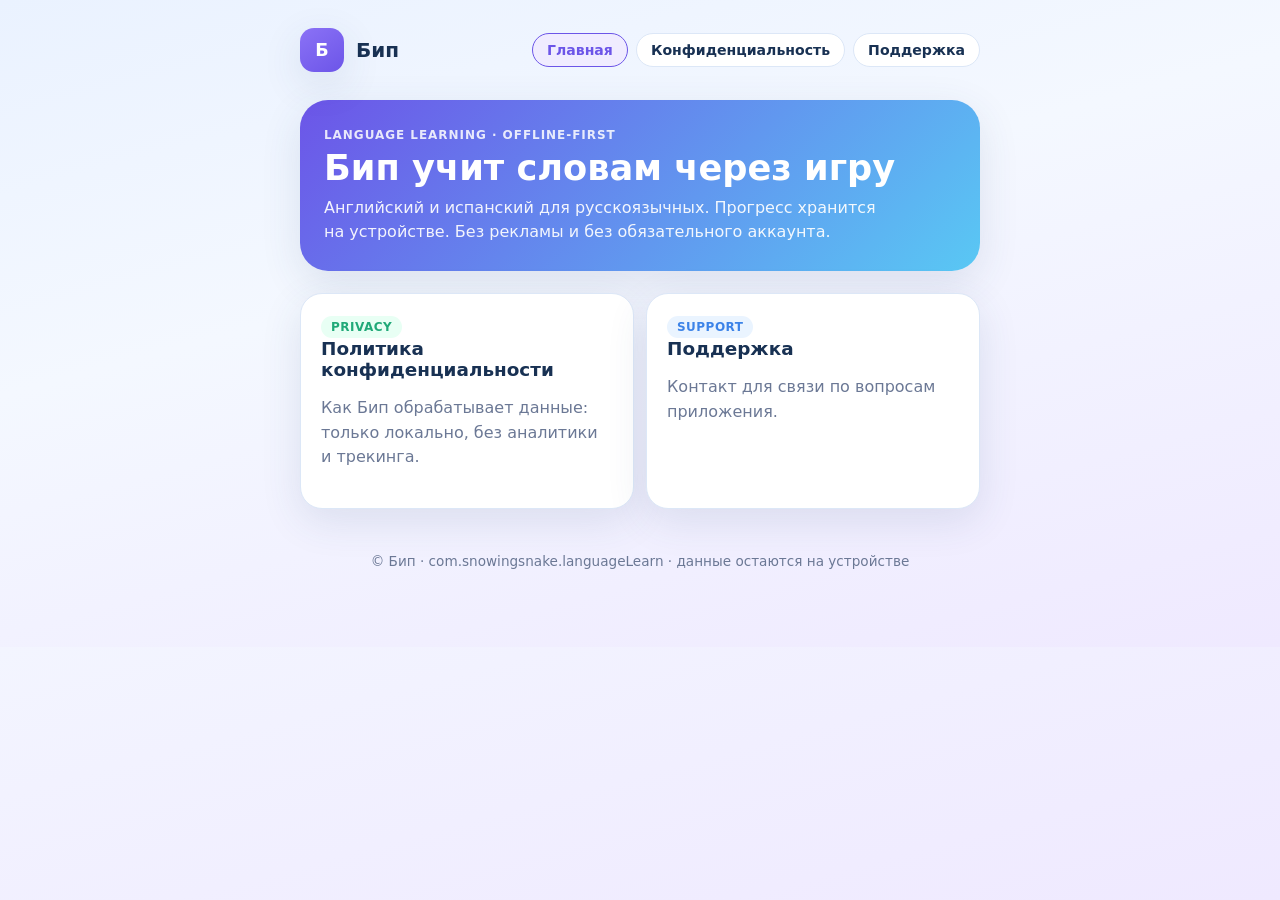
<file: index.html>
<!DOCTYPE html>
<html lang="ru">
<head>
  <meta charset="utf-8" />
  <meta name="viewport" content="width=device-width, initial-scale=1" />
  <title>Бип — приложение для изучения слов</title>
  <meta name="description" content="Политика конфиденциальности и поддержка приложения Бип." />
  <link rel="stylesheet" href="styles.css" />
</head>
<body>
  <div class="wrap">
    <nav class="nav">
      <a class="brand" href="index.html"><span class="logo">Б</span> Бип</a>
      <div class="links">
        <a class="active" href="index.html">Главная</a>
        <a href="privacy.html">Конфиденциальность</a>
        <a href="support.html">Поддержка</a>
      </div>
    </nav>

    <header class="hero">
      <div class="eyebrow">Language learning · offline-first</div>
      <h1>Бип учит словам через игру</h1>
      <p>Английский и испанский для русскоязычных. Прогресс хранится на устройстве. Без рекламы и без обязательного аккаунта.</p>
    </header>

    <div class="grid two">
      <a class="card" href="privacy.html" style="text-decoration:none;color:inherit">
        <span class="badge">PRIVACY</span>
        <h2>Политика конфиденциальности</h2>
        <p>Как Бип обрабатывает данные: только локально, без аналитики и трекинга.</p>
      </a>
      <a class="card" href="support.html" style="text-decoration:none;color:inherit">
        <span class="badge" style="background:#eaf4ff;color:#3c83e8">SUPPORT</span>
        <h2>Поддержка</h2>
        <p>Контакт для связи по вопросам приложения.</p>
      </a>
    </div>

    <p class="footer">© Бип · com.snowingsnake.languageLearn · данные остаются на устройстве</p>
  </div>
</body>
</html>
</file>
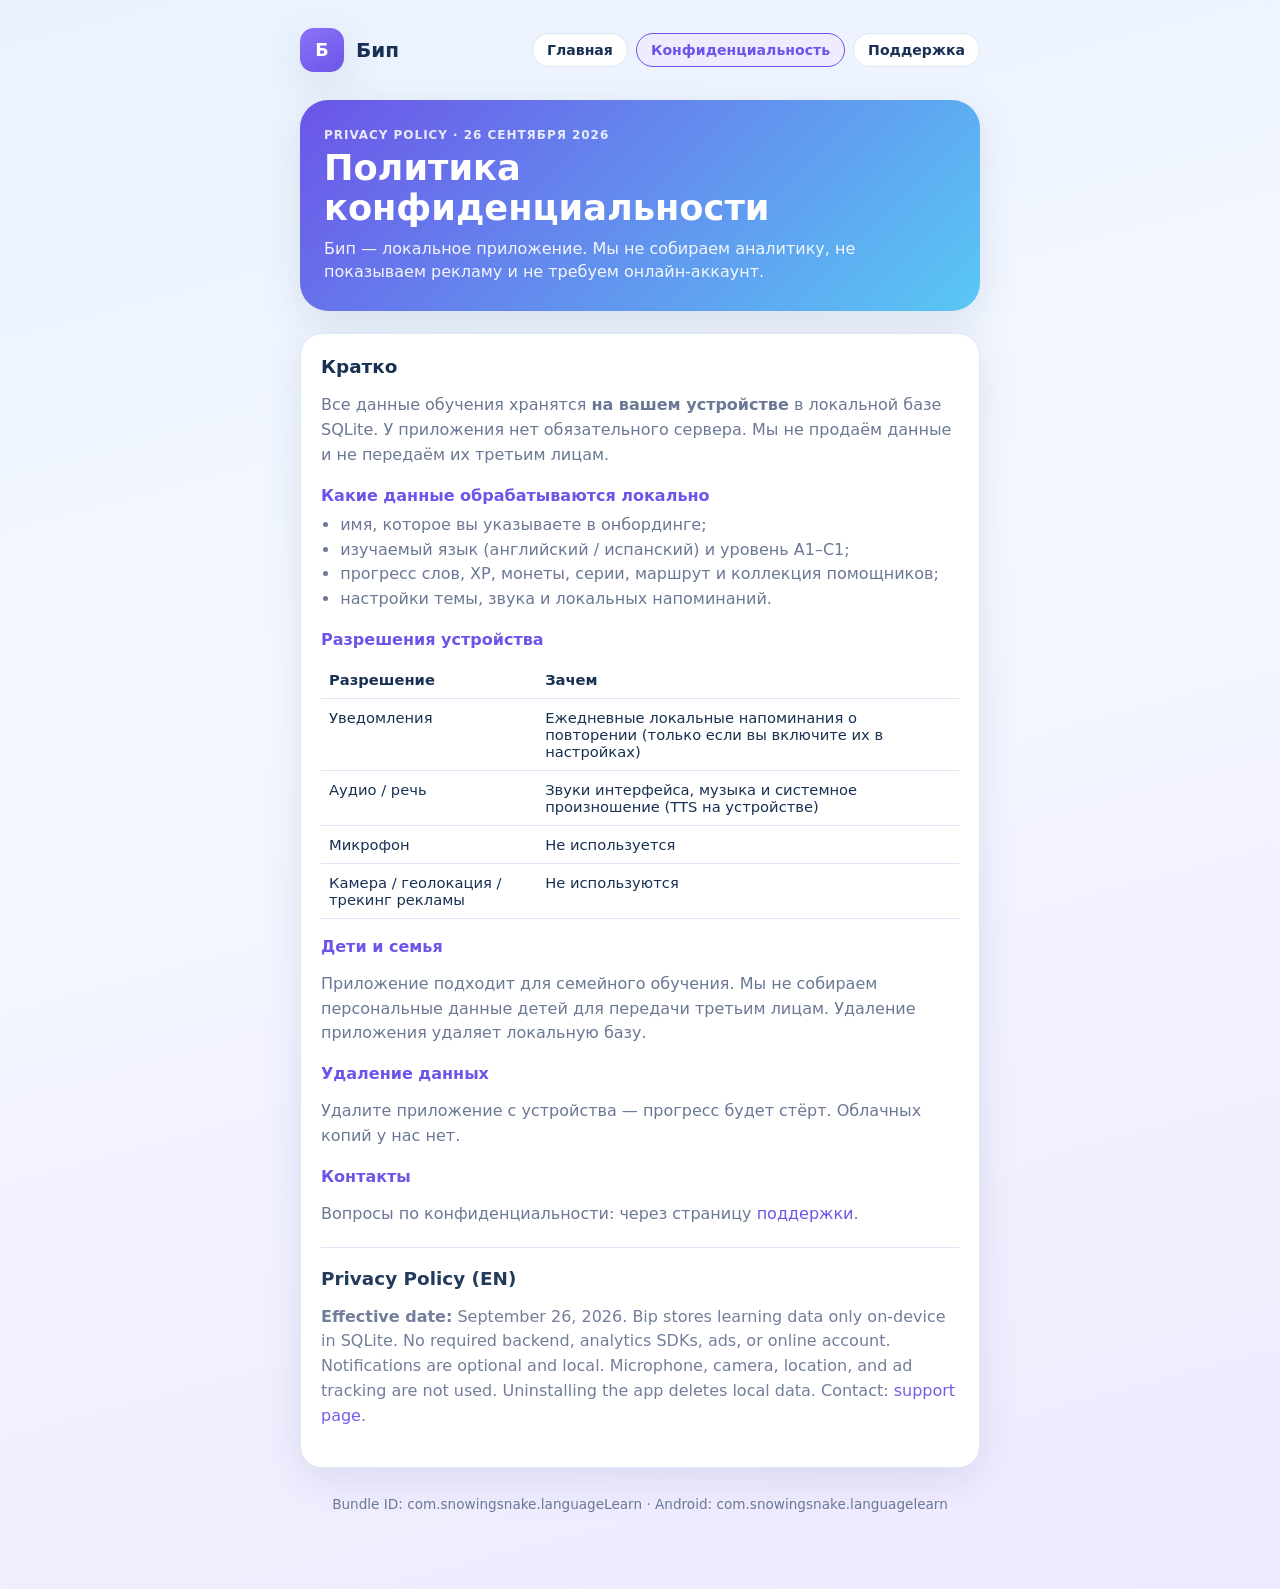
<file: privacy.html>
<!DOCTYPE html>
<html lang="ru">
<head>
  <meta charset="utf-8" />
  <meta name="viewport" content="width=device-width, initial-scale=1" />
  <title>Политика конфиденциальности — Бип</title>
  <meta name="description" content="Политика конфиденциальности приложения Бип. Данные хранятся локально на устройстве." />
  <link rel="stylesheet" href="styles.css" />
</head>
<body>
  <div class="wrap">
    <nav class="nav">
      <a class="brand" href="index.html"><span class="logo">Б</span> Бип</a>
      <div class="links">
        <a href="index.html">Главная</a>
        <a class="active" href="privacy.html">Конфиденциальность</a>
        <a href="support.html">Поддержка</a>
      </div>
    </nav>

    <header class="hero">
      <div class="eyebrow">Privacy Policy · 26 сентября 2026</div>
      <h1>Политика конфиденциальности</h1>
      <p>Бип — локальное приложение. Мы не собираем аналитику, не показываем рекламу и не требуем онлайн-аккаунт.</p>
    </header>

    <article class="card">
      <h2>Кратко</h2>
      <p>Все данные обучения хранятся <strong>на вашем устройстве</strong> в локальной базе SQLite. У приложения нет обязательного сервера. Мы не продаём данные и не передаём их третьим лицам.</p>

      <h3>Какие данные обрабатываются локально</h3>
      <ul>
        <li>имя, которое вы указываете в онбординге;</li>
        <li>изучаемый язык (английский / испанский) и уровень A1–C1;</li>
        <li>прогресс слов, XP, монеты, серии, маршрут и коллекция помощников;</li>
        <li>настройки темы, звука и локальных напоминаний.</li>
      </ul>

      <h3>Разрешения устройства</h3>
      <table>
        <thead><tr><th>Разрешение</th><th>Зачем</th></tr></thead>
        <tbody>
          <tr><td>Уведомления</td><td>Ежедневные локальные напоминания о повторении (только если вы включите их в настройках)</td></tr>
          <tr><td>Аудио / речь</td><td>Звуки интерфейса, музыка и системное произношение (TTS на устройстве)</td></tr>
          <tr><td>Микрофон</td><td>Не используется</td></tr>
          <tr><td>Камера / геолокация / трекинг рекламы</td><td>Не используются</td></tr>
        </tbody>
      </table>

      <h3>Дети и семья</h3>
      <p>Приложение подходит для семейного обучения. Мы не собираем персональные данные детей для передачи третьим лицам. Удаление приложения удаляет локальную базу.</p>

      <h3>Удаление данных</h3>
      <p>Удалите приложение с устройства — прогресс будет стёрт. Облачных копий у нас нет.</p>

      <h3>Контакты</h3>
      <p>Вопросы по конфиденциальности: через страницу <a href="support.html">поддержки</a>.</p>

      <div class="divider"></div>
      <h2 class="en">Privacy Policy (EN)</h2>
      <p class="en"><strong>Effective date:</strong> September 26, 2026. Bip stores learning data only on-device in SQLite. No required backend, analytics SDKs, ads, or online account. Notifications are optional and local. Microphone, camera, location, and ad tracking are not used. Uninstalling the app deletes local data. Contact: <a href="support.html">support page</a>.</p>
    </article>

    <p class="footer">Bundle ID: com.snowingsnake.languageLearn · Android: com.snowingsnake.languagelearn</p>
  </div>
</body>
</html>
</file>
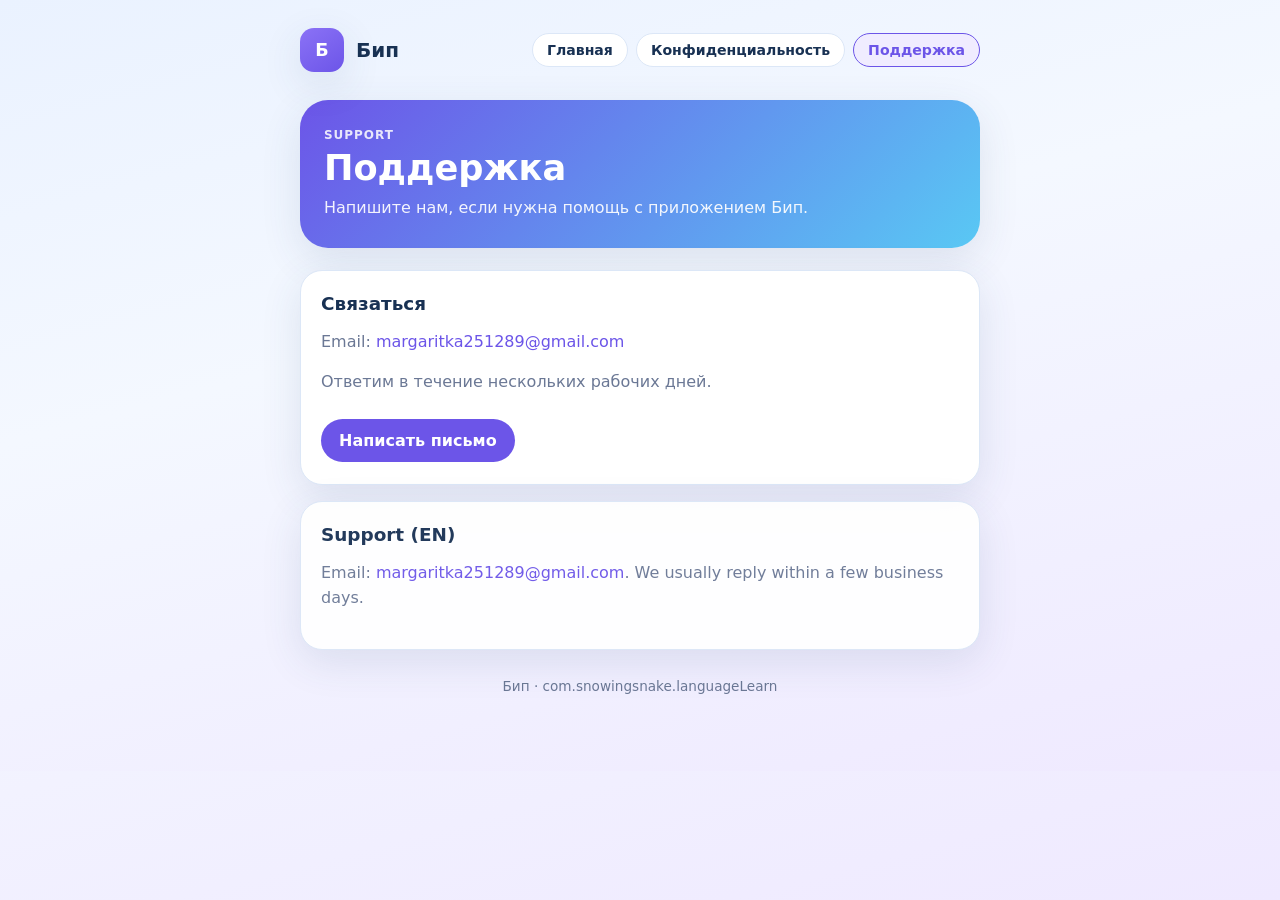
<file: support.html>
<!DOCTYPE html>
<html lang="ru">
<head>
  <meta charset="utf-8" />
  <meta name="viewport" content="width=device-width, initial-scale=1" />
  <title>Поддержка — Бип</title>
  <meta name="description" content="Поддержка приложения Бип: контакт для связи." />
  <link rel="stylesheet" href="styles.css" />
</head>
<body>
  <div class="wrap">
    <nav class="nav">
      <a class="brand" href="index.html"><span class="logo">Б</span> Бип</a>
      <div class="links">
        <a href="index.html">Главная</a>
        <a href="privacy.html">Конфиденциальность</a>
        <a class="active" href="support.html">Поддержка</a>
      </div>
    </nav>

    <header class="hero">
      <div class="eyebrow">Support</div>
      <h1>Поддержка</h1>
      <p>Напишите нам, если нужна помощь с приложением Бип.</p>
    </header>

    <article class="card">
      <h2>Связаться</h2>
      <p>Email: <a href="mailto:margaritka251289@gmail.com">margaritka251289@gmail.com</a></p>
      <p>Ответим в течение нескольких рабочих дней.</p>
      <a class="cta" href="mailto:margaritka251289@gmail.com">Написать письмо</a>
    </article>

    <article class="card en">
      <h2>Support (EN)</h2>
      <p>Email: <a href="mailto:margaritka251289@gmail.com">margaritka251289@gmail.com</a>. We usually reply within a few business days.</p>
    </article>

    <p class="footer">Бип · com.snowingsnake.languageLearn</p>
  </div>
</body>
</html>
</file>
<file: styles.css>
:root {
  --ink: #183153;
  --violet: #6c55e8;
  --violet-soft: #8b72f6;
  --sky: #55c2ff;
  --cloud: #f4f8ff;
  --surface: #ffffff;
  --muted: #6b7895;
  --border: #dce7f7;
  --coral: #ff6f7d;
  --green: #20a978;
  --shadow: 0 12px 40px rgba(48, 75, 117, 0.12);
  --radius: 22px;
  --max: 720px;
  font-family: "Avenir Next", "Segoe UI", system-ui, sans-serif;
}

* { box-sizing: border-box; }
html, body { margin: 0; padding: 0; background: linear-gradient(165deg, #eaf2ff 0%, #f4f8ff 40%, #efe9ff 100%); color: var(--ink); min-height: 100%; }
a { color: var(--violet); text-decoration: none; }
a:hover { text-decoration: underline; }

.wrap { max-width: var(--max); margin: 0 auto; padding: 28px 20px 64px; }
.nav {
  display: flex; flex-wrap: wrap; gap: 10px; align-items: center; justify-content: space-between;
  margin-bottom: 28px;
}
.brand {
  display: flex; align-items: center; gap: 12px; font-weight: 800; font-size: 1.25rem; color: var(--ink); text-decoration: none;
}
.logo {
  width: 44px; height: 44px; border-radius: 14px; background: linear-gradient(145deg, var(--violet-soft), var(--violet));
  display: grid; place-items: center; color: white; font-size: 1.1rem; box-shadow: var(--shadow);
}
.links { display: flex; flex-wrap: wrap; gap: 8px; }
.links a {
  padding: 8px 14px; border-radius: 999px; background: var(--surface); border: 1.5px solid var(--border);
  color: var(--ink); font-weight: 700; font-size: 0.88rem; text-decoration: none;
}
.links a.active, .links a:hover { border-color: var(--violet); color: var(--violet); background: #f0ecff; }

.hero {
  background: linear-gradient(135deg, #6c55e8, #59c8f4);
  color: white; border-radius: 28px; padding: 28px 24px; margin-bottom: 22px; box-shadow: var(--shadow);
}
.hero .eyebrow { opacity: 0.85; font-size: 0.75rem; letter-spacing: 0.08em; text-transform: uppercase; font-weight: 700; }
.hero h1 { margin: 6px 0 8px; font-size: clamp(1.6rem, 4vw, 2.2rem); line-height: 1.15; }
.hero p { margin: 0; opacity: 0.92; line-height: 1.45; max-width: 36rem; }

.card {
  background: var(--surface); border: 1.5px solid var(--border); border-radius: var(--radius);
  padding: 22px 20px; margin-bottom: 16px; box-shadow: var(--shadow);
}
.card h2 { margin: 0 0 12px; font-size: 1.15rem; }
.card h3 { margin: 18px 0 8px; font-size: 1rem; color: var(--violet); }
.card p, .card li { color: var(--muted); line-height: 1.55; }
.card ul { padding-left: 1.2rem; margin: 8px 0; }
.card table { width: 100%; border-collapse: collapse; font-size: 0.92rem; margin: 12px 0; }
.card th, .card td { text-align: left; padding: 10px 8px; border-bottom: 1px solid var(--border); vertical-align: top; }
.card th { color: var(--ink); }
.badge {
  display: inline-block; padding: 4px 10px; border-radius: 999px; background: #e8fff4; color: var(--green);
  font-size: 0.75rem; font-weight: 800; letter-spacing: 0.04em;
}
.footer { margin-top: 28px; color: var(--muted); font-size: 0.85rem; text-align: center; }
.grid { display: grid; gap: 12px; }
@media (min-width: 640px) { .grid.two { grid-template-columns: 1fr 1fr; } }
.cta {
  display: inline-flex; align-items: center; gap: 8px; margin-top: 8px; padding: 12px 18px;
  border-radius: 999px; background: var(--violet); color: white !important; font-weight: 800; text-decoration: none !important;
}
.cta:hover { filter: brightness(1.05); }
.en { opacity: 0.95; }
.divider { height: 1px; background: var(--border); margin: 20px 0; }
</file>
